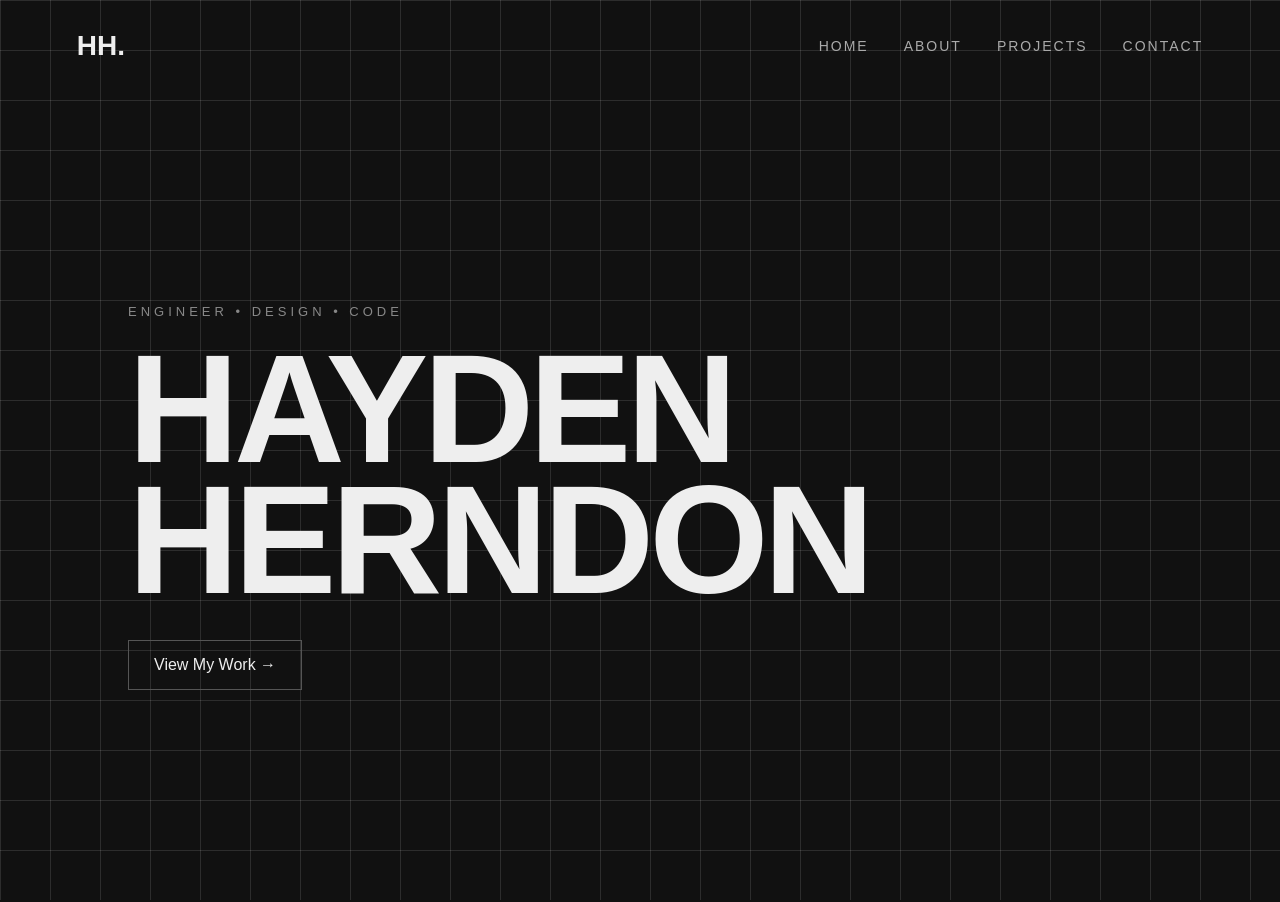
<file: index.html>
<!DOCTYPE html>
<html lang="en">
<head>
    <meta charset="UTF-8">
    <meta name="viewport" content="width=device-width, initial-scale=1.0">

    <link rel="stylesheet" href="style.css">

    <title>Hayden | Portfolio</title>
</head>

<body>

    <nav>
        <div class="logo">HH.</div>

        <div class="nav-links">
    <a href="index.html">Home</a>
    <a href="about.html">About</a>
    <a href="projects.html">Projects</a>
    <a href="contact.html">Contact</a>
    </div>
    </nav>

    <main>
        <section class="hero">
            <p class="small-text">ENGINEER • DESIGN • CODE</p>

            <h1>HAYDEN<br>HERNDON</h1>

            <a class="button" href="projects.html">View My Work →</a>
        </section>
    </main>

</body>
</html>
</file>
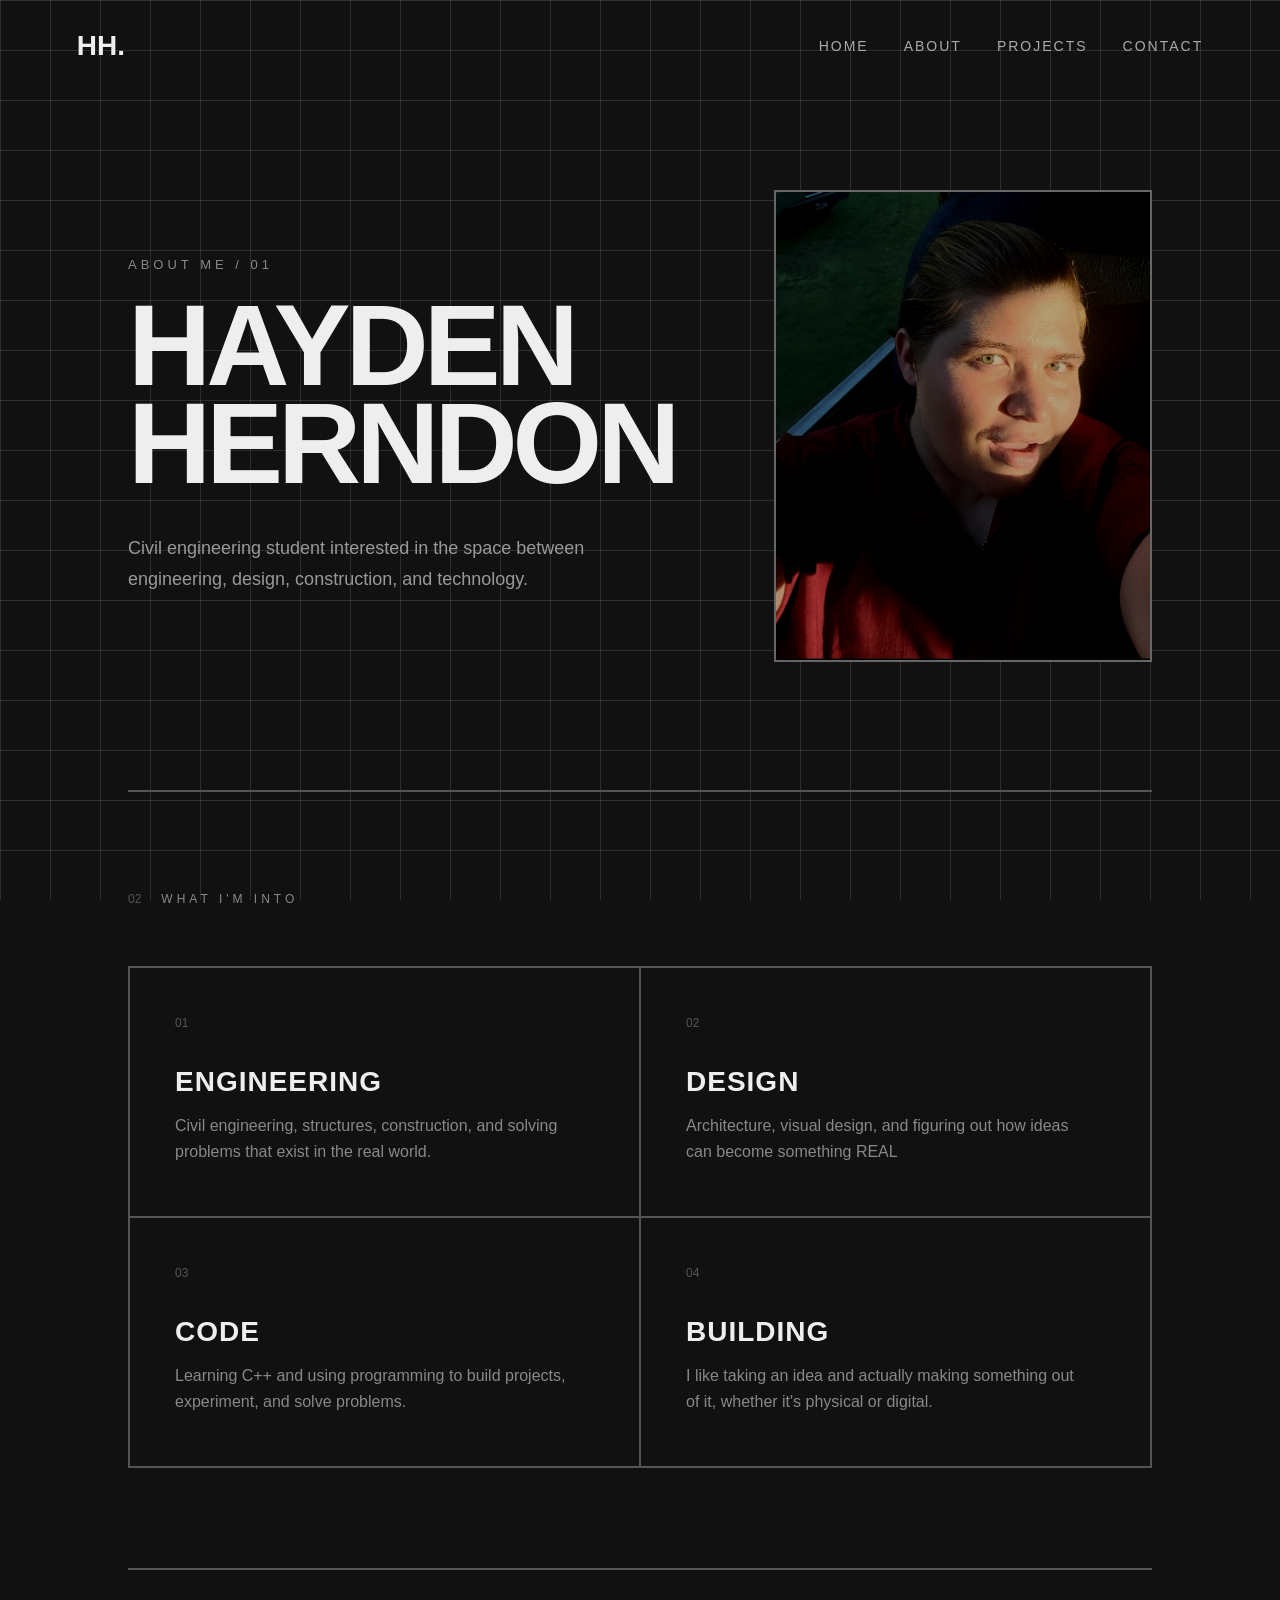
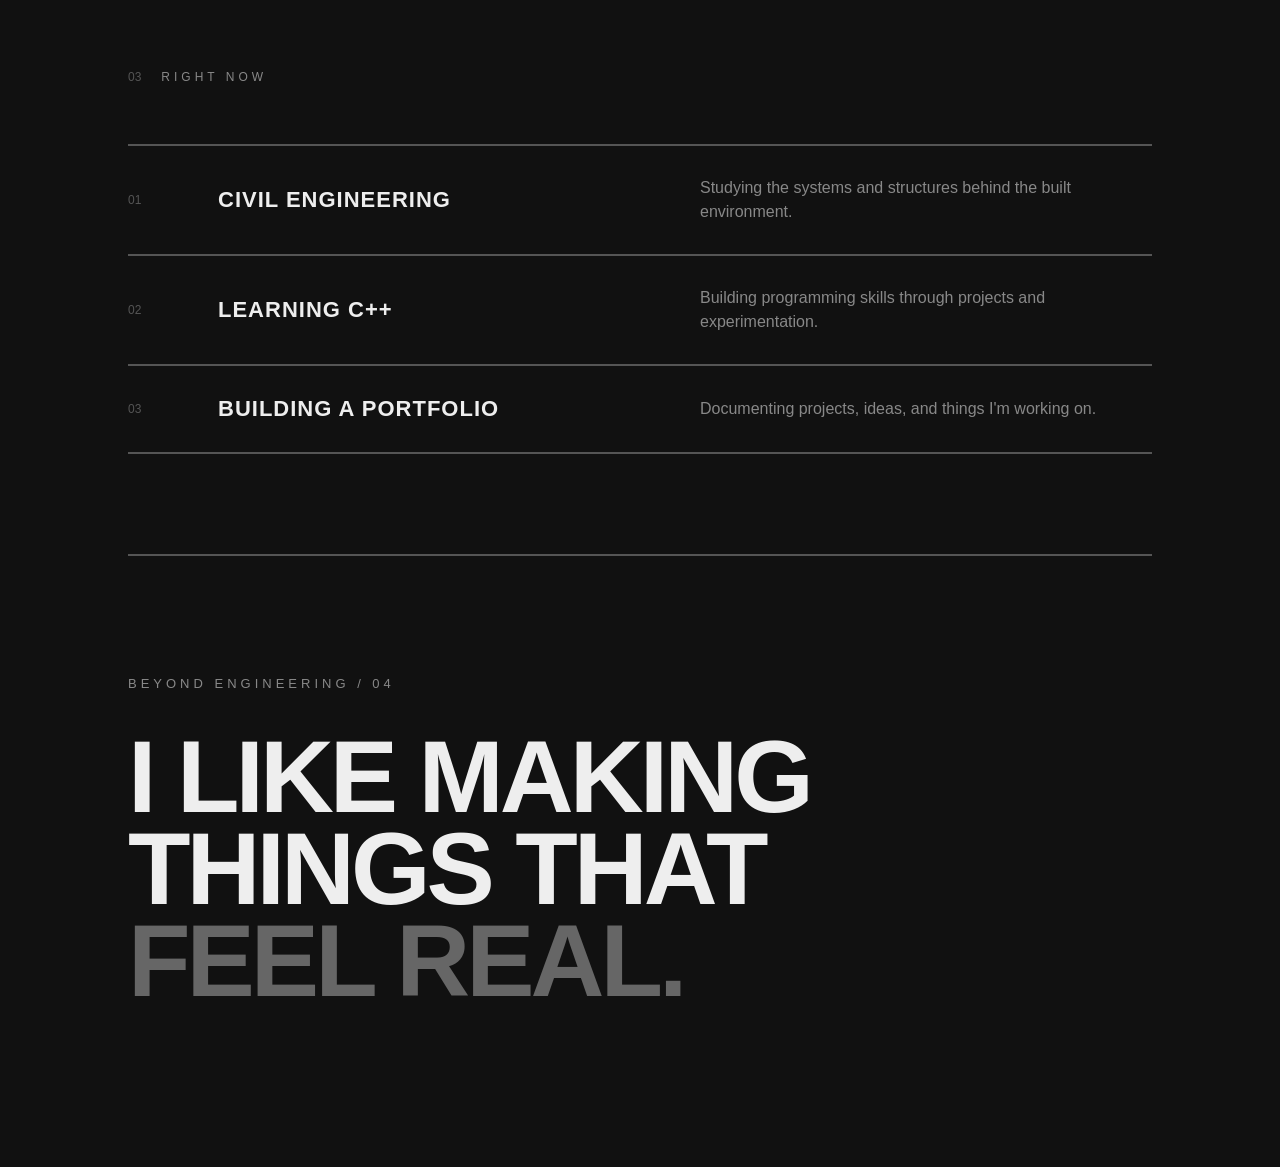
<file: about.html>
<!DOCTYPE html>
<html lang="en">
<head>
    <meta charset="UTF-8">
    <meta name="viewport" content="width=device-width, initial-scale=1.0">

    <link rel="stylesheet" href="style.css">

    <title>Hayden | About</title>
</head>

<body>

    <nav>
        <div class="logo">HH.</div>

        <div class="nav-links">
            <a href="index.html">Home</a>
            <a href="about.html">About</a>
            <a href="projects.html">Projects</a>
            <a href="contact.html">Contact</a>
        </div>
    </nav>

    <main class="about-page">

        <!-- INTRO -->

        <section class="about-header">

            <div class="about-heading">
                <p class="small-text">ABOUT ME / 01</p>

                <h1>HAYDEN<br>HERNDON</h1>

                <p class="about-description">
                    Civil engineering student interested in the space
                    between engineering, design, construction, and technology.
                </p>
            </div>

            <div class="photo-placeholder">
    <img src="hayden.jpg" alt="Photo of Hayden">
       </div>

        </section>


        <!-- WHAT I DO -->

        <section class="about-section">

            <div class="section-label">
                <span>02</span>
                <p>WHAT I'M INTO</p>
            </div>

            <div class="interest-grid">

                <div class="interest">
                    <span>01</span>
                    <h2>ENGINEERING</h2>
                    <p>
                        Civil engineering, structures, construction,
                        and solving problems that exist in the real world.
                    </p>
                </div>

                <div class="interest">
                    <span>02</span>
                    <h2>DESIGN</h2>
                    <p>
                        Architecture, visual design, and figuring out
                        how ideas can become something REAL
                    </p>
                </div>

                <div class="interest">
                    <span>03</span>
                    <h2>CODE</h2>
                    <p>
                        Learning C++ and using programming to build
                        projects, experiment, and solve problems.
                    </p>
                </div>

                <div class="interest">
                    <span>04</span>
                    <h2>BUILDING</h2>
                    <p>
                        I like taking an idea and actually making
                        something out of it, whether it's physical or digital.
                    </p>
                </div>

            </div>

        </section>


        <!-- RIGHT NOW -->

        <section class="about-section now-section">

            <div class="section-label">
                <span>03</span>
                <p>RIGHT NOW</p>
            </div>

            <div class="now-list">

                <div class="now-item">
                    <span>01</span>
                    <h2>CIVIL ENGINEERING</h2>
                    <p>Studying the systems and structures behind the built environment.</p>
                </div>

                <div class="now-item">
                    <span>02</span>
                    <h2>LEARNING C++</h2>
                    <p>Building programming skills through projects and experimentation.</p>
                </div>

                <div class="now-item">
                    <span>03</span>
                    <h2>BUILDING A PORTFOLIO</h2>
                    <p>Documenting projects, ideas, and things I'm working on.</p>
                </div>

            </div>

        </section>


        <!-- PERSONAL -->

        <section class="about-footer">

            <p class="small-text">BEYOND ENGINEERING / 04</p>

            <h2>
                I LIKE MAKING<br>
                THINGS THAT<br>
                <span>FEEL REAL.</span>
            </h2>

        </section>

    </main>

</body>
</html>
</file>
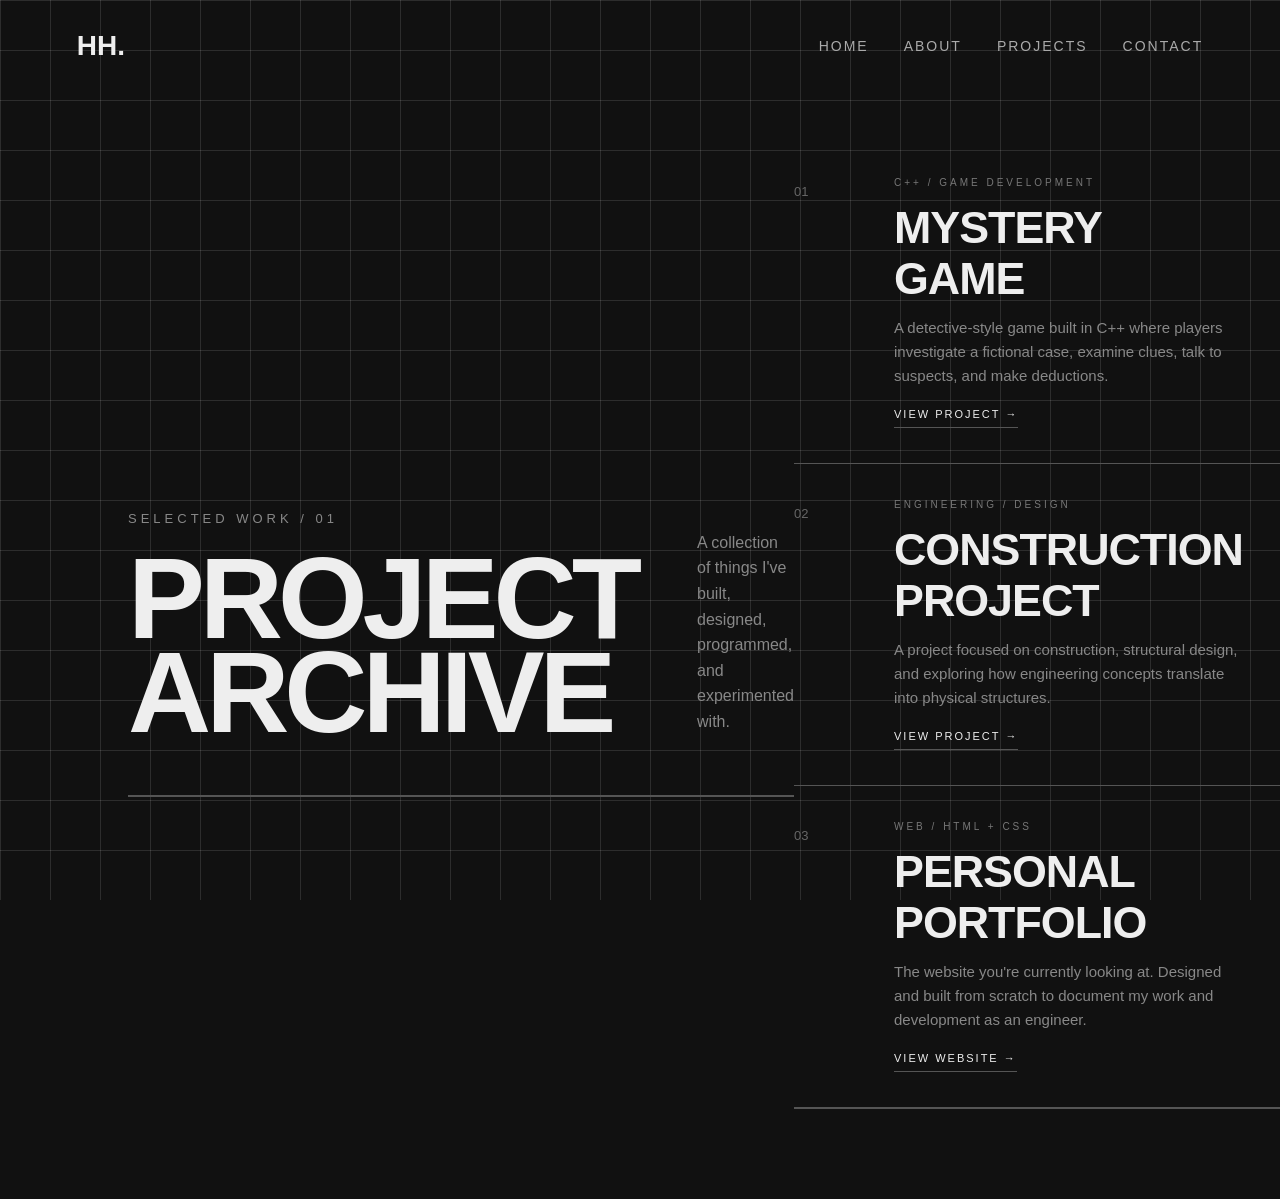
<file: projects.html>
<!DOCTYPE html>
<html lang="en">
<head>
    <meta charset="UTF-8">
    <meta name="viewport" content="width=device-width, initial-scale=1.0">

    <link rel="stylesheet" href="style.css">

    <title>Hayden | Projects</title>
</head>

<body>

    <nav>
        <div class="logo">HH.</div>

        <div class="nav-links">
            <a href="index.html">Home</a>
            <a href="about.html">About</a>
            <a href="projects.html">Projects</a>
            <a href="contact.html">Contact</a>
        </div>
    </nav>

    <main class="projects-page">

        <!-- HEADER -->

        <section class="projects-header">

            <div>
                <p class="small-text">SELECTED WORK / 01</p>

                <h1>PROJECT<br>ARCHIVE</h1>
            </div>

            <p class="projects-intro">
                A collection of things I've built, designed,
                programmed, and experimented with.
            </p>

        </section>


        <!-- PROJECT LIST -->

        <section class="project-list">

            <article class="project">

                <div class="project-number">01</div>

                <div class="project-info">
                    <p class="project-type">C++ / GAME DEVELOPMENT</p>

                    <h2>MYSTERY GAME</h2>

                    <p>
                        A detective-style game built in C++ where
                        players investigate a fictional case, examine
                        clues, talk to suspects, and make deductions.
                    </p>

                    <a href="#" class="project-link">
                        VIEW PROJECT →
                    </a>
                </div>

                <div class="project-status">
                    <span>IN PROGRESS</span>
                </div>

            </article>


            <article class="project">

                <div class="project-number">02</div>

                <div class="project-info">
                    <p class="project-type">ENGINEERING / DESIGN</p>

                    <h2>CONSTRUCTION PROJECT</h2>

                    <p>
                        A project focused on construction, structural
                        design, and exploring how engineering concepts
                        translate into physical structures.
                    </p>

                    <a href="#" class="project-link">
                        VIEW PROJECT →
                    </a>
                </div>

                <div class="project-status">
                    <span>IN PROGRESS</span>
                </div>

            </article>


            <article class="project">

                <div class="project-number">03</div>

                <div class="project-info">
                    <p class="project-type">WEB / HTML + CSS</p>

                    <h2>PERSONAL PORTFOLIO</h2>

                    <p>
                        The website you're currently looking at.
                        Designed and built from scratch to document
                        my work and development as an engineer.
                    </p>

                    <a href="index.html" class="project-link">
                        VIEW WEBSITE →
                    </a>
                </div>

                <div class="project-status">
                    <span>ACTIVE</span>
                </div>

            </article>

        </section>


        <!-- BOTTOM -->

        <section class="projects-footer">

            <p class="small-text">MORE TO COME / 04</p>

            <h2>
                THIS IS<br>
                JUST THE<br>
                <span>BEGINNING.</span>
            </h2>

        </section>

    </main>

</body>
</html>
</file>
<file: style.css>
* {
    margin: 0;
    padding: 0;
    box-sizing: border-box;
}

body {
    font-family: Arial, sans-serif;
    background: #111;
    color: #eee;
    min-height: 100vh;
    position: relative;
}

body::before {
    content: "";
    position: fixed;
    inset: 0;
    background-image:
        linear-gradient(rgba(255, 255, 255, 0.12) 1px, transparent 1px),
        linear-gradient(90deg, rgba(255, 255, 255, 0.12) 1px, transparent 1px);
    background-size: 50px 50px;
    pointer-events: none;
    z-index: -1;
}

/* NAVIGATION */

nav {
    width: 100%;
    padding: 30px 6%;
    display: flex;
    justify-content: space-between;
    align-items: center;
}

.logo {
    font-size: 28px;
    font-weight: bold;
}

.nav-links {
    display: flex;
    gap: 35px;
}

.nav-links a {
    color: #aaa;
    text-decoration: none;
    font-size: 14px;
    text-transform: uppercase;
    letter-spacing: 2px;
}

.nav-links a:hover {
    color: #fff;
}

/* HERO */

main {
    min-height: calc(100vh - 90px);
    display: flex;
    align-items: center;
    padding: 0 10%;
}

.hero {
    max-width: 900px;
}

.small-text {
    font-size: 13px;
    letter-spacing: 4px;
    color: #888;
    margin-bottom: 25px;
}

h1 {
    font-size: clamp(70px, 12vw, 160px);
    line-height: 0.85;
    letter-spacing: -5px;
    margin-bottom: 35px;
}

.description {
    max-width: 500px;
    color: #999;
    font-size: 18px;
    line-height: 1.6;
    margin-bottom: 35px;
}

.button {
    display: inline-block;
    padding: 15px 25px;
    border: 1px solid #555;
    color: #eee;
    text-decoration: none;
    transition: 0.2s;
}

/* ========================================
   ABOUT PAGE
======================================== */

.about-page {
    display: block;
    min-height: auto;
    padding: 70px 10% 120px;
}


/* INTRO */

.about-header {
    min-height: 70vh;
    display: grid;
    grid-template-columns: 1.2fr 0.8fr;
    gap: 80px;
    align-items: center;
    border-bottom: 1px solid #333;
    padding-bottom: 100px;
}

.about-heading h1 {
    font-size: clamp(65px, 9vw, 130px);
    margin-bottom: 40px;
}

.about-description {
    max-width: 500px;
    color: #999;
    font-size: 18px;
    line-height: 1.7;
}

.photo-placeholder {
    aspect-ratio: 4 / 5;
    border: 1px solid #444;
    display: flex;
    align-items: center;
    justify-content: center;
    color: #555;
    letter-spacing: 4px;
    font-size: 12px;
}


/* SECTION */

.about-section {
    padding: 100px 0;
    border-bottom: 1px solid #333;
}

.section-label {
    display: flex;
    gap: 20px;
    align-items: center;
    margin-bottom: 60px;
}

.section-label span {
    color: #555;
    font-size: 12px;
}

.section-label p {
    color: #888;
    font-size: 12px;
    letter-spacing: 4px;
}


/* INTERESTS */

.interest-grid {
    display: grid;
    grid-template-columns: 1fr 1fr;
    border-top: 1px solid #333;
    border-left: 1px solid #333;
}

.interest {
    padding: 45px;
    min-height: 250px;
    border-right: 1px solid #333;
    border-bottom: 1px solid #333;
    transition: 0.2s;
}

.interest:hover {
    background: rgba(255, 255, 255, 0.03);
}

.interest span {
    color: #555;
    font-size: 12px;
}

.interest h2 {
    font-size: 28px;
    letter-spacing: 1px;
    margin: 35px 0 15px;
}

.interest p {
    color: #888;
    line-height: 1.6;
    max-width: 400px;
}


/* RIGHT NOW */

.now-list {
    border-top: 1px solid #333;
}

.now-item {
    display: grid;
    grid-template-columns: 60px 1fr 1fr;
    gap: 30px;
    align-items: center;
    padding: 30px 0;
    border-bottom: 1px solid #333;
}

.now-item span {
    color: #555;
    font-size: 12px;
}

.now-item h2 {
    font-size: 22px;
    letter-spacing: 1px;
}

.now-item p {
    color: #888;
    line-height: 1.5;
}


/* FOOTER STATEMENT */

.about-footer {
    padding: 120px 0 40px;
}

.about-footer h2 {
    font-size: clamp(50px, 8vw, 110px);
    line-height: 0.9;
    letter-spacing: -4px;
    margin-top: 40px;
}

.about-footer h2 span {
    color: #666;
}


/* MOBILE */

@media (max-width: 700px) {

    .about-page {
        padding: 40px 7% 80px;
    }

    .about-header {
        grid-template-columns: 1fr;
        gap: 50px;
        padding-bottom: 70px;
    }

    .about-heading h1 {
        font-size: 70px;
    }

    .interest-grid {
        grid-template-columns: 1fr;
    }

    .interest {
        min-height: auto;
    }

    .now-item {
        grid-template-columns: 40px 1fr;
    }

    .now-item p {
        grid-column: 2;
    }

    .about-footer h2 {
        font-size: 55px;
    }

}

.button:hover {
    background: #eee;
    color: #111;
}

/* STRONGER ABOUT PAGE LINES */

.about-header,
.about-section {
    border-bottom: 2px solid #555;
}

.interest-grid {
    border-top: 2px solid #555;
    border-left: 2px solid #555;
}

.interest {
    border-right: 2px solid #555;
    border-bottom: 2px solid #555;
}

.now-list {
    border-top: 2px solid #555;
}

.now-item {
    border-bottom: 2px solid #555;
}

.photo-placeholder {
    border: 2px solid #666;
}
.photo-placeholder {
    overflow: hidden;
}

.photo-placeholder img {
    width: 100%;
    height: 100%;
    object-fit: cover;
    display: block;
}
/* ========================================
   PROJECTS PAGE
======================================== */

.projects-page {
    min-height: auto;
    padding: 50px 10% 90px;
}


/* HEADER */

.projects-header {
    min-height: 38vh;
    display: grid;
    grid-template-columns: 1.3fr 0.7fr;
    align-items: end;
    gap: 60px;
    padding-bottom: 55px;
    border-bottom: 2px solid #555;
}

.projects-header h1 {
    font-size: clamp(65px, 9vw, 135px);
    line-height: 0.82;
    margin-bottom: 0;
}

.projects-intro {
    max-width: 350px;
    color: #888;
    font-size: 16px;
    line-height: 1.6;
    padding-bottom: 5px;
}


/* PROJECT LIST */

.project-list {
    border-bottom: 2px solid #555;
}

.project {
    display: grid;
    grid-template-columns: 60px 1fr 150px;
    gap: 40px;
    padding: 35px 0;
    border-bottom: 1px solid #555;
    position: relative;
    transition: 0.25s;
}

.project:last-child {
    border-bottom: none;
}

.project:hover {
    padding-left: 15px;
    background: rgba(255, 255, 255, 0.015);
}


/* NUMBER */

.project-number {
    font-size: 13px;
    color: #666;
    padding-top: 7px;
}


/* PROJECT INFO */

.project-type {
    color: #777;
    font-size: 10px;
    letter-spacing: 3px;
    margin-bottom: 14px;
}

.project-info h2 {
    font-size: clamp(28px, 3.5vw, 48px);
    letter-spacing: -1px;
    margin-bottom: 12px;
}

.project-info > p:not(.project-type) {
    max-width: 600px;
    color: #888;
    line-height: 1.6;
    font-size: 15px;
}


/* LINK */

.project-link {
    display: inline-block;
    margin-top: 20px;
    color: #eee;
    text-decoration: none;
    font-size: 11px;
    letter-spacing: 2px;
    border-bottom: 1px solid #555;
    padding-bottom: 7px;
    transition: 0.2s;
}

.project-link:hover {
    border-color: #eee;
}


/* STATUS */

.project-status {
    text-align: right;
    padding-top: 7px;
}

.project-status span {
    font-size: 9px;
    letter-spacing: 2px;
    color: #666;
}


/* FOOTER */

.projects-footer {
    padding: 80px 0 30px;
}

.projects-footer h2 {
    font-size: clamp(50px, 7vw, 100px);
    line-height: 0.9;
    letter-spacing: -4px;
    margin-top: 35px;
}

.projects-footer h2 span {
    color: #666;
}


/* MOBILE */

@media (max-width: 700px) {

    .projects-page {
        padding: 40px 7% 70px;
    }

    .projects-header {
        grid-template-columns: 1fr;
        min-height: auto;
        gap: 35px;
        padding-bottom: 50px;
    }

    .projects-header h1 {
        font-size: 68px;
    }

    .project {
        grid-template-columns: 35px 1fr;
        gap: 15px;
        padding: 35px 0;
    }

    .project-status {
        grid-column: 2;
        text-align: left;
        padding-top: 0;
    }

    .project:hover {
        padding-left: 8px;
    }

    .projects-footer h2 {
        font-size: 52px;
    }

}
</file>
